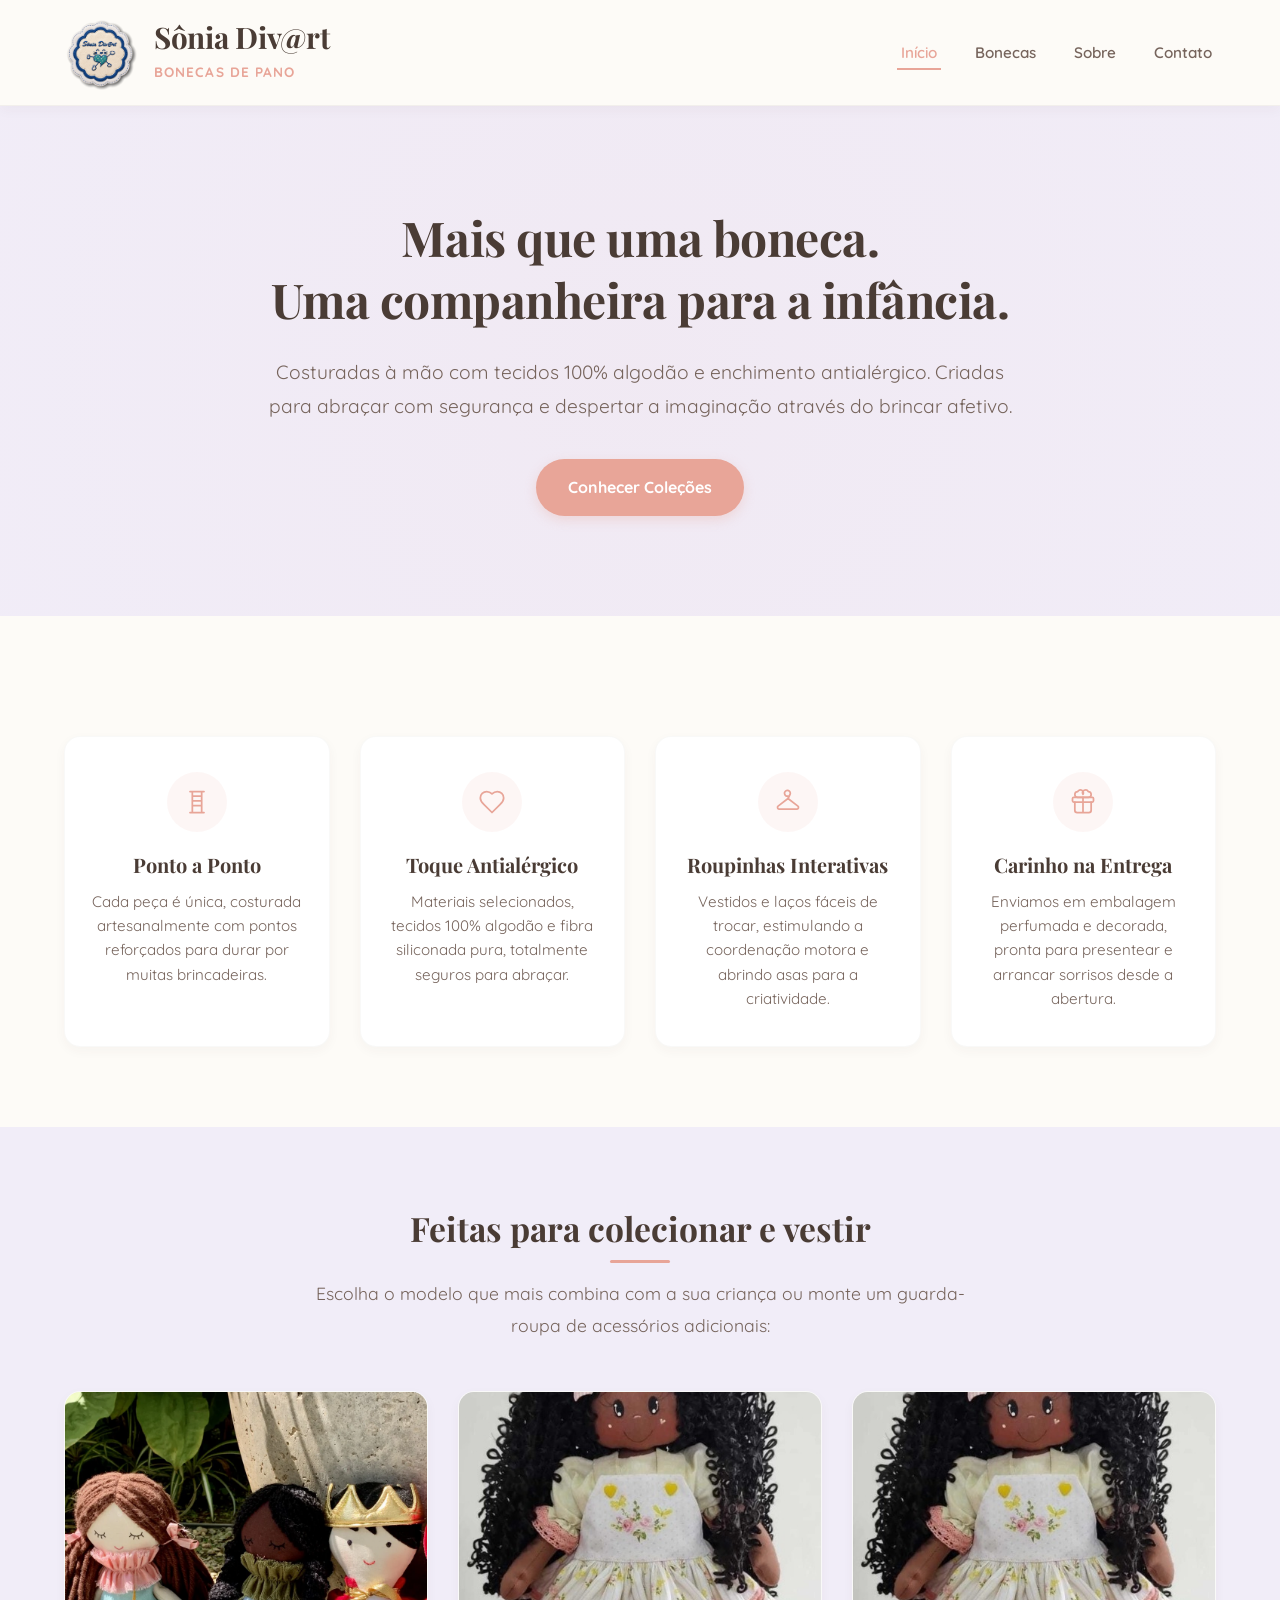
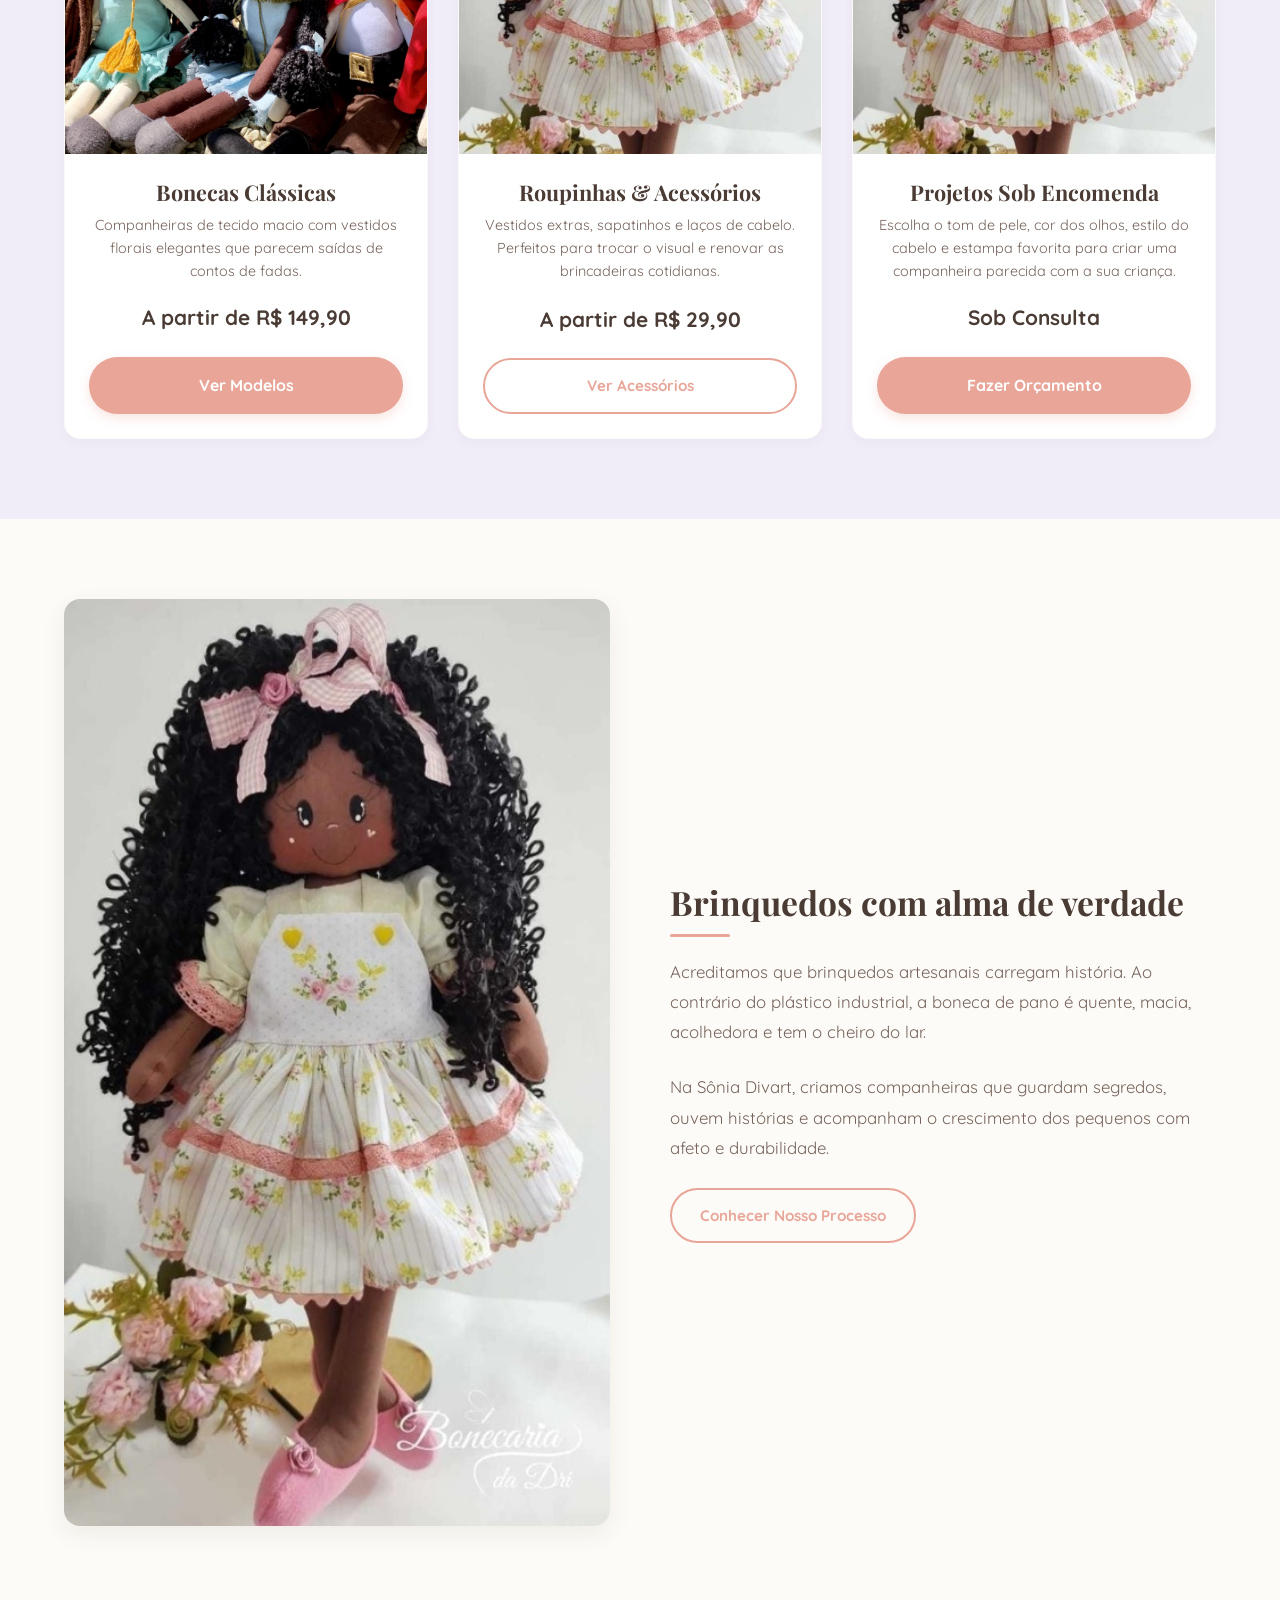
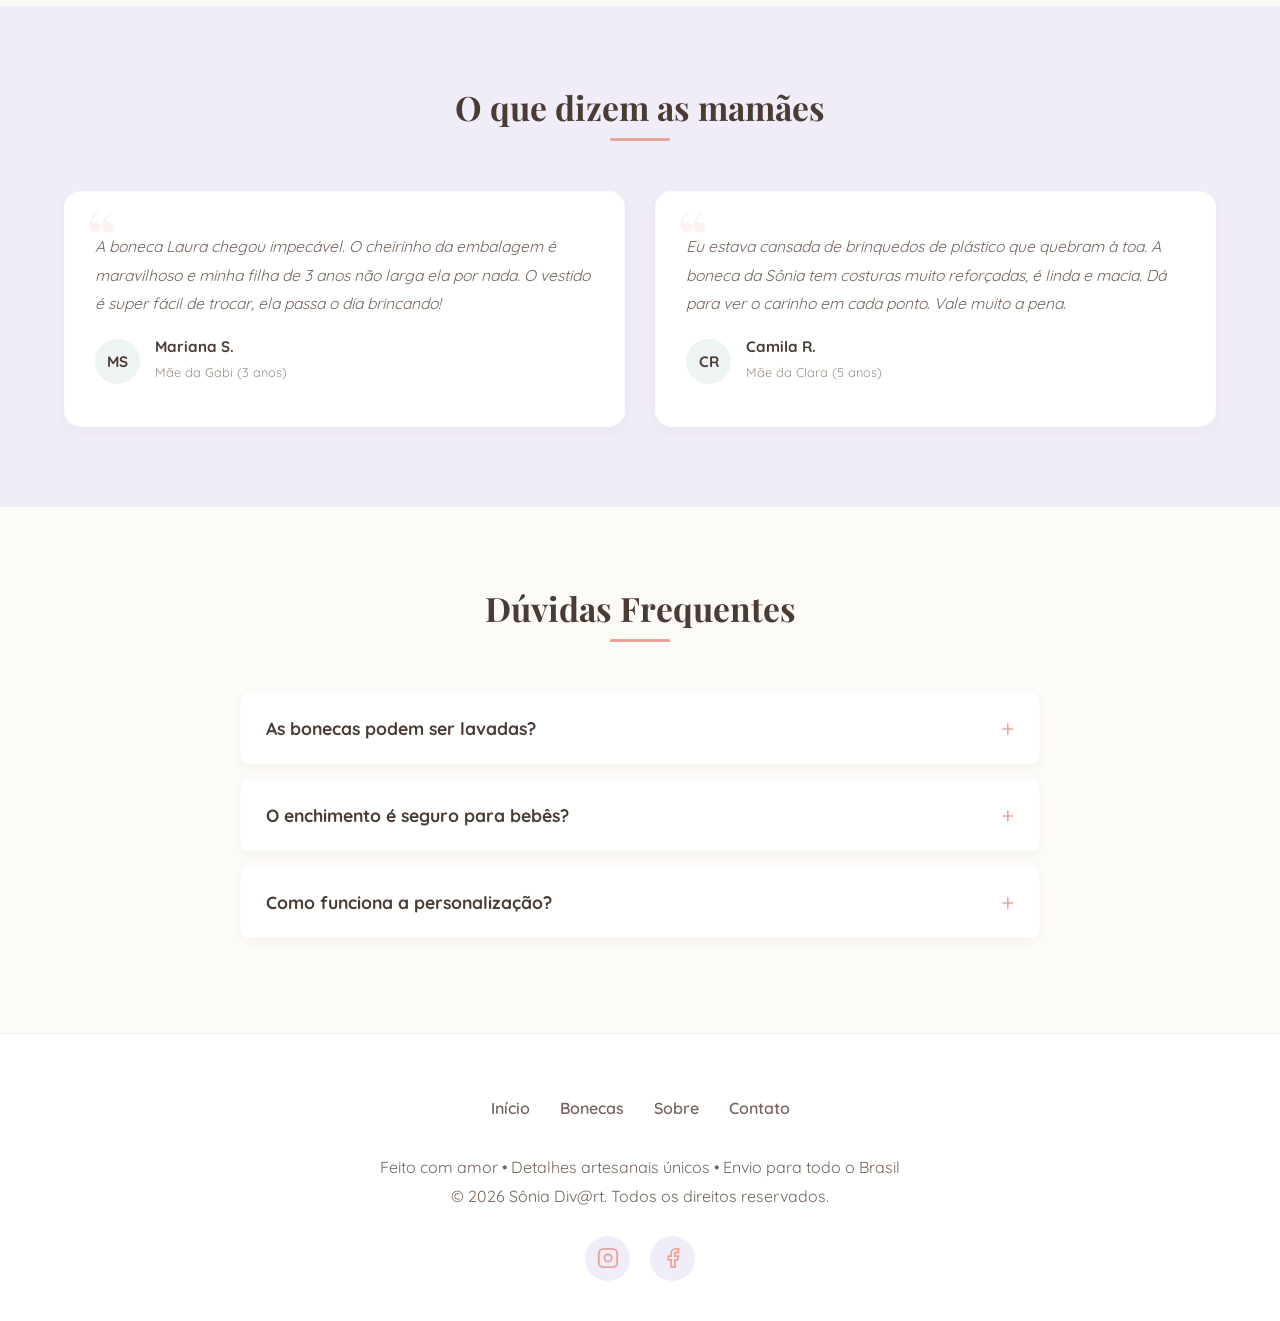
<file: index.html>
<!DOCTYPE html>
<html lang="pt-BR">
<head>
    <meta charset="UTF-8">
    <meta name="viewport" content="width=device-width, initial-scale=1.0">
    <title>Sônia Divart - Bonecas de Pano Artesanais</title>
    <!-- CSS Global -->
    <link rel="stylesheet" href="css/style.css">
    <!-- Google Fonts: Quicksand para corpo e Playfair Display para títulos -->
    <link href="https://fonts.googleapis.com/css2?family=Playfair+Display:ital,wght@0,400..700;1,400..700&family=Quicksand:wght@400;600;700&display=swap" rel="stylesheet">
    <!-- JS de Interações -->
    <script src="js/script.js" defer></script>
</head>
<body>

    <!-- Header dinâmico carregado via include.js -->
    <div id="header"></div>

    <main>
        <!-- 1. Hero Section -->
        <section class="hero-home">
            <div class="hero-home-conteudo container">
                <h1>Mais que uma boneca.<br>Uma companheira para a infância.</h1>
                <p>Costuradas à mão com tecidos 100% algodão e enchimento antialérgico. Criadas para abraçar com segurança e despertar a imaginação através do brincar afetivo.</p>
                <a href="bonecas.html" class="btn-principal">Conhecer Coleções</a>
            </div>
        </section>

        <!-- 2. Faixa de Diferenciais -->
        <section class="secao-padding">
            <div class="container">
                <div class="diferenciais-grid">
                    <!-- Diferencial 1: Costura Spool -->
                    <div class="diferencial-card">
                        <div class="diferencial-icone">
                            <svg viewBox="0 0 24 24" fill="none" stroke="currentColor" stroke-width="1.5" stroke-linecap="round" stroke-linejoin="round">
                                <path d="M6 3h12M6 21h12M8 3v18M16 3v18M8 7h8M8 11h8M8 15h8" />
                            </svg>
                        </div>
                        <h3>Ponto a Ponto</h3>
                        <p>Cada peça é única, costurada artesanalmente com pontos reforçados para durar por muitas brincadeiras.</p>
                    </div>
                    
                    <!-- Diferencial 2: Toque antialérgico -->
                    <div class="diferencial-card">
                        <div class="diferencial-icone">
                            <svg viewBox="0 0 24 24" fill="none" stroke="currentColor" stroke-width="1.5" stroke-linecap="round" stroke-linejoin="round">
                                <path d="M19 14c1.49-1.46 3-3.21 3-5.5A5.5 5.5 0 0 0 16.5 3c-1.76 0-3 .5-4.5 2-1.5-1.5-2.74-2-4.5-2A5.5 5.5 0 0 0 2 8.5c0 2.3 1.5 4.05 3 5.5l7 7Z" />
                            </svg>
                        </div>
                        <h3>Toque Antialérgico</h3>
                        <p>Materiais selecionados, tecidos 100% algodão e fibra siliconada pura, totalmente seguros para abraçar.</p>
                    </div>

                    <!-- Diferencial 3: Hanger -->
                    <div class="diferencial-card">
                        <div class="diferencial-icone">
                            <svg viewBox="0 0 24 24" fill="none" stroke="currentColor" stroke-width="1.5" stroke-linecap="round" stroke-linejoin="round">
                                <path d="M12 7a2.5 2.5 0 1 1 2-2.5c0 .5-.2 1-.5 1.5L12 9" />
                                <path d="M12 9 3.5 15.5a1.5 1.5 0 0 0 .5 2.5h16a1.5 1.5 0 0 0 .5-2.5L12 9z" />
                            </svg>
                        </div>
                        <h3>Roupinhas Interativas</h3>
                        <p>Vestidos e laços fáceis de trocar, estimulando a coordenação motora e abrindo asas para a criatividade.</p>
                    </div>

                    <!-- Diferencial 4: Embalagem / Gift -->
                    <div class="diferencial-card">
                        <div class="diferencial-icone">
                            <svg viewBox="0 0 24 24" fill="none" stroke="currentColor" stroke-width="1.5" stroke-linecap="round" stroke-linejoin="round">
                                <rect x="3" y="8" width="18" height="4" rx="1" />
                                <path d="M12 8v13M19 12v7a2 2 0 0 1-2 2H7a2 2 0 0 1-2-2v-7" />
                                <path d="M7.5 8a2.5 2.5 0 0 1 0-5A2.5 2.5 0 0 1 12 5.5a2.5 2.5 0 0 1 4.5-2.5 2.5 2.5 0 0 1 0 5z" />
                            </svg>
                        </div>
                        <h3>Carinho na Entrega</h3>
                        <p>Enviamos em embalagem perfumada e decorada, pronta para presentear e arrancar sorrisos desde a abertura.</p>
                    </div>
                </div>
            </div>
        </section>

        <!-- 3. Vitrine de Destaques (Coleções) -->
        <section id="produtos" class="secao-padding secao-alternada">
            <div class="container">
                <div class="secao-intro">
                    <h2>Feitas para colecionar e vestir</h2>
                    <p>Escolha o modelo que mais combina com a sua criança ou monte um guarda-roupa de acessórios adicionais:</p>
                </div>
                
                <div class="galeria-grid">
                    <!-- Card 1: Bonecas -->
                    <div class="card-produto">
                        <div class="card-img-wrapper">
                            <img src="image/bonecos_de_pano.jpg" alt="Coleção Alice - Bonecas Clássicas de Pano">
                        </div>
                        <div class="card-conteudo">
                            <h3>Bonecas Clássicas</h3>
                            <p>Companheiras de tecido macio com vestidos florais elegantes que parecem saídas de contos de fadas.</p>
                            <div class="card-preco">A partir de R$ 149,90</div>
                            <a href="bonecas.html" class="btn-principal">Ver Modelos</a>
                        </div>
                    </div>

                    <!-- Card 2: Roupinhas -->
                    <div class="card-produto">
                        <div class="card-img-wrapper">
                            <img src="image/maju-01.jpg" alt="Roupinhas e acessórios para bonecas">
                        </div>
                        <div class="card-conteudo">
                            <h3>Roupinhas & Acessórios</h3>
                            <p>Vestidos extras, sapatinhos e laços de cabelo. Perfeitos para trocar o visual e renovar as brincadeiras cotidianas.</p>
                            <div class="card-preco">A partir de R$ 29,90</div>
                            <a href="bonecas.html" class="btn-secundario">Ver Acessórios</a>
                        </div>
                    </div>

                    <!-- Card 3: Personalizados -->
                    <div class="card-produto">
                        <div class="card-img-wrapper">
                            <img src="image/maju-01.jpg" alt="Bonecas sob encomenda personalizadas">
                        </div>
                        <div class="card-conteudo">
                            <h3>Projetos Sob Encomenda</h3>
                            <p>Escolha o tom de pele, cor dos olhos, estilo do cabelo e estampa favorita para criar uma companheira parecida com a sua criança.</p>
                            <div class="card-preco">Sob Consulta</div>
                            <a href="contato.html" class="btn-principal">Fazer Orçamento</a>
                        </div>
                    </div>
                </div>
            </div>
        </section>

        <!-- 4. Nossa Essência (Teaser do Sobre) -->
        <section class="secao-padding">
            <div class="container">
                <div class="split-container">
                    <div class="split-imagem">
                        <img src="image/maju-01.jpg" alt="Mãos da artesã Sônia trabalhando em uma boneca">
                    </div>
                    <div class="split-conteudo">
                        <h2>Brinquedos com alma de verdade</h2>
                        <p>Acreditamos que brinquedos artesanais carregam história. Ao contrário do plástico industrial, a boneca de pano é quente, macia, acolhedora e tem o cheiro do lar.</p>
                        <p>Na Sônia Divart, criamos companheiras que guardam segredos, ouvem histórias e acompanham o crescimento dos pequenos com afeto e durabilidade.</p>
                        <a href="sobre.html" class="btn-secundario">Conhecer Nosso Processo</a>
                    </div>
                </div>
            </div>
        </section>

        <!-- 5. Depoimentos (Prova Social) -->
        <section class="secao-padding secao-alternada">
            <div class="container">
                <div class="secao-intro">
                    <h2>O que dizem as mamães</h2>
                </div>
                
                <div class="depoimentos-grid">
                    <!-- Depoimento 1 -->
                    <div class="depoimento-card">
                        <span class="depoimento-aspas">“</span>
                        <p class="depoimento-texto">A boneca Laura chegou impecável. O cheirinho da embalagem é maravilhoso e minha filha de 3 anos não larga ela por nada. O vestido é super fácil de trocar, ela passa o dia brincando!</p>
                        <div class="depoimento-autor">
                            <div class="depoimento-autor-iniciais">MS</div>
                            <div class="depoimento-autor-info">
                                <h4>Mariana S.</h4>
                                <span>Mãe da Gabi (3 anos)</span>
                            </div>
                        </div>
                    </div>

                    <!-- Depoimento 2 -->
                    <div class="depoimento-card">
                        <span class="depoimento-aspas">“</span>
                        <p class="depoimento-texto">Eu estava cansada de brinquedos de plástico que quebram à toa. A boneca da Sônia tem costuras muito reforçadas, é linda e macia. Dá para ver o carinho em cada ponto. Vale muito a pena.</p>
                        <div class="depoimento-autor">
                            <div class="depoimento-autor-iniciais">CR</div>
                            <div class="depoimento-autor-info">
                                <h4>Camila R.</h4>
                                <span>Mãe da Clara (5 anos)</span>
                            </div>
                        </div>
                    </div>
                </div>
            </div>
        </section>

        <!-- 6. FAQ (Dúvidas Frequentes) -->
        <section class="secao-padding">
            <div class="container">
                <div class="secao-intro">
                    <h2>Dúvidas Frequentes</h2>
                </div>

                <div class="faq-container">
                    <!-- Pergunta 1 -->
                    <div class="faq-item">
                        <button class="faq-pergunta" aria-expanded="false">
                            As bonecas podem ser lavadas?
                        </button>
                        <div class="faq-resposta">
                            <p>Sim! Como são feitas 100% de algodão com enchimento antialérgico, podem ser lavadas manualmente. Junto com a boneca, enviamos um guia com instruções passo a passo para que ela permaneça sempre limpa e cheirosa de forma segura.</p>
                        </div>
                    </div>

                    <!-- Pergunta 2 -->
                    <div class="faq-item">
                        <button class="faq-pergunta" aria-expanded="false">
                            O enchimento é seguro para bebês?
                        </button>
                        <div class="faq-resposta">
                            <p>Com certeza. O enchimento é de fibra siliconada virgem de alta qualidade, que é naturalmente antialérgica, antimofo e não junta poeira. Além disso, as bonecas clássicas não contam com botões ou partes pequenas coladas que possam se desprender, sendo ideais para qualquer idade.</p>
                        </div>
                    </div>

                    <!-- Pergunta 3 -->
                    <div class="faq-item">
                        <button class="faq-pergunta" aria-expanded="false">
                            Como funciona a personalização?
                        </button>
                        <div class="faq-resposta">
                            <p>Você pode escolher o tom de pele, cor dos olhos, tipo de cabelo (lã ou algodão) e estampas principais das roupinhas. Para encomendar uma boneca personalizada, basta clicar no botão de contato ou nos chamar no WhatsApp. Nós definimos todos os detalhes com você antes de começar a costurar.</p>
                        </div>
                    </div>
                </div>
            </div>
        </section>
    </main>

    <!-- Footer dinâmico carregado via include.js -->
    <div id="footer"></div>

    <!-- JS de inclusão dinâmica -->
    <script src="js/include.js"></script>
</body>
</html>
</file>
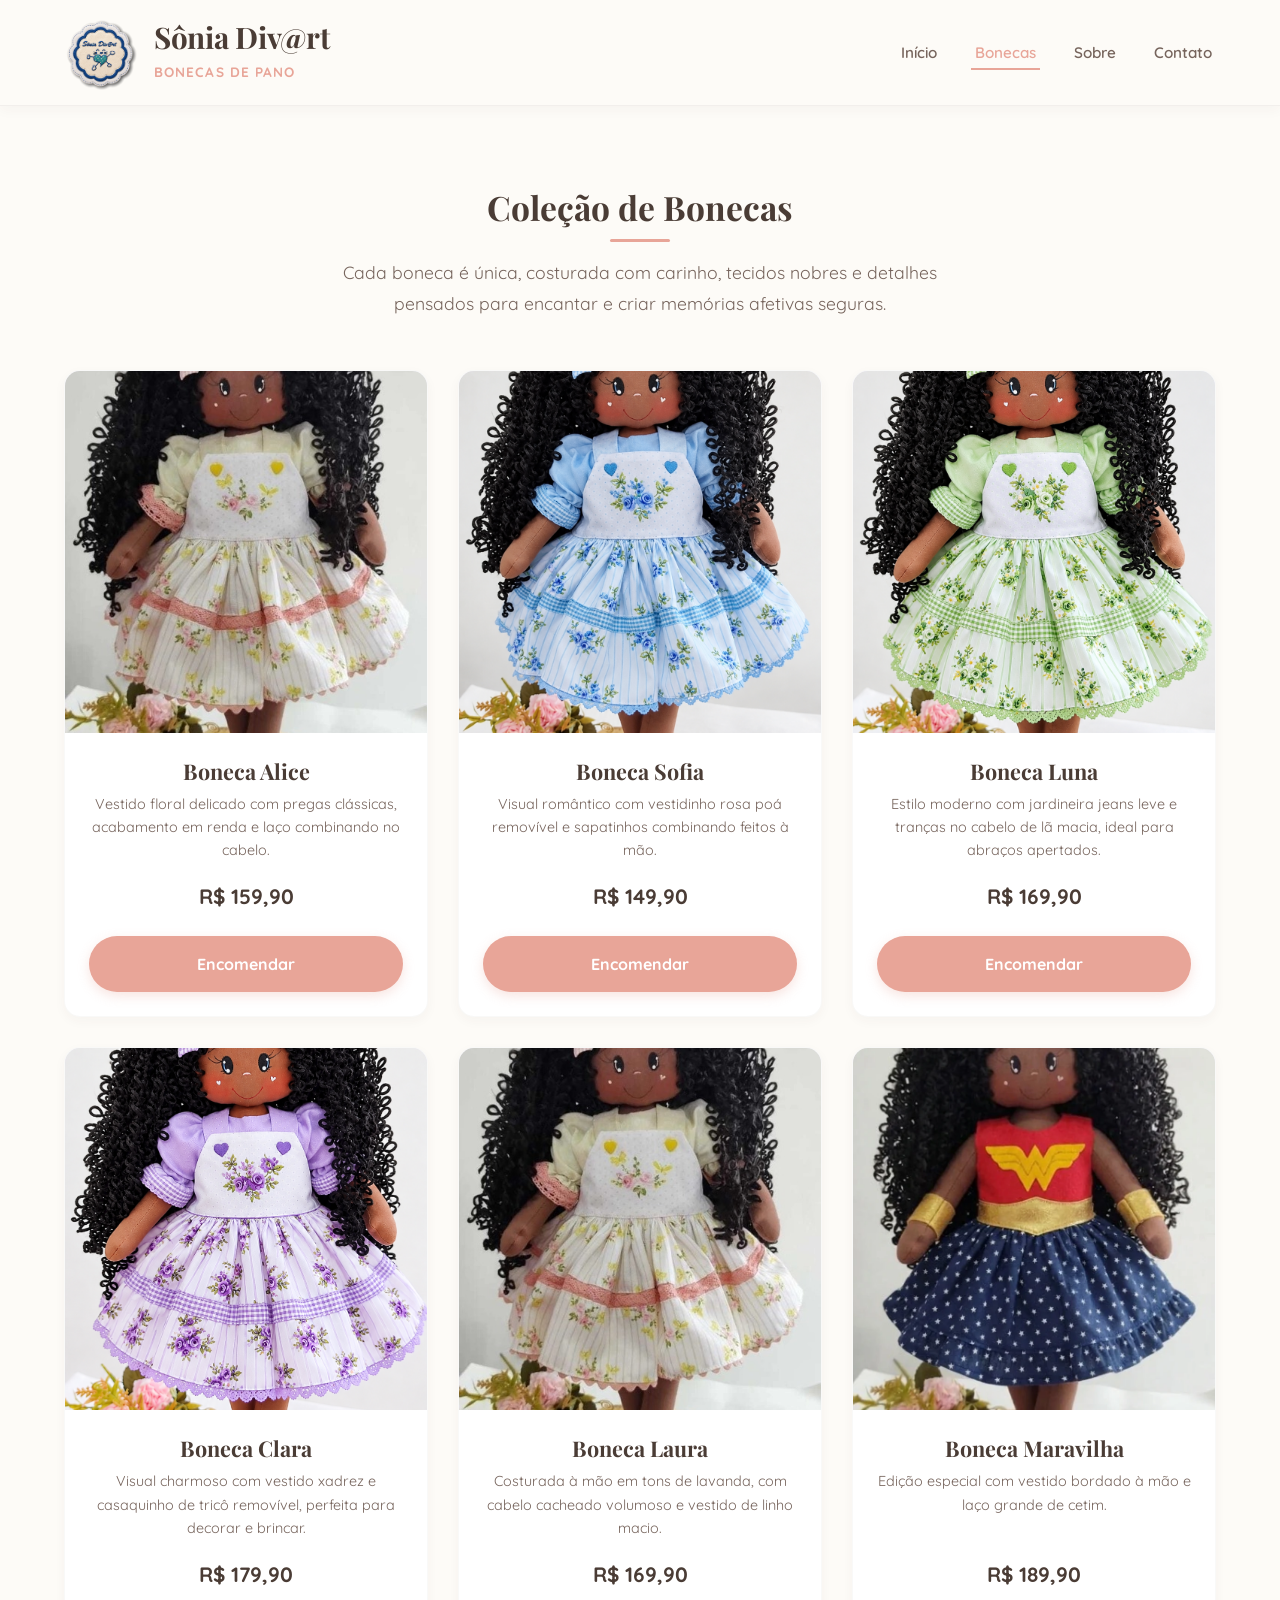
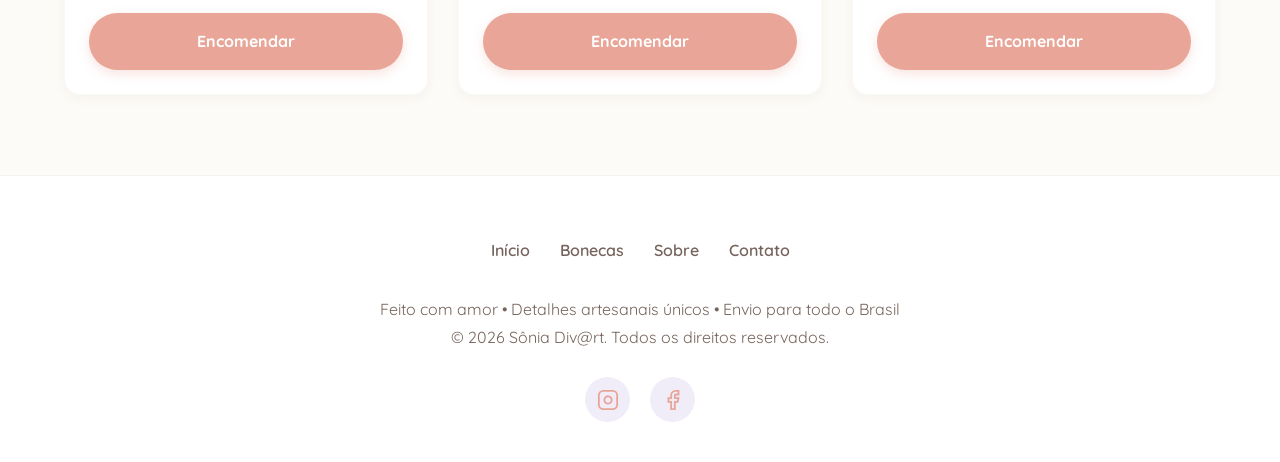
<file: bonecas.html>
<!DOCTYPE html>
<html lang="pt-BR">
<head>
    <meta charset="UTF-8">
    <meta name="viewport" content="width=device-width, initial-scale=1.0">
    <title>Sônia Divart - Coleção de Bonecas de Pano</title>
    <!-- CSS Global -->
    <link rel="stylesheet" href="css/style.css">
    <!-- Google Fonts -->
    <link href="https://fonts.googleapis.com/css2?family=Playfair+Display:ital,wght@0,400..700;1,400..700&family=Quicksand:wght@400;600;700&display=swap" rel="stylesheet">
    <!-- JS de Interações -->
    <script src="js/script.js" defer></script>
</head>
<body>

    <!-- Header dinâmico carregado via include.js -->
    <div id="header"></div>

    <main class="secao-padding">
        <div class="container">
            <div class="secao-intro">
                <h2>Coleção de Bonecas</h2>
                <p>Cada boneca é única, costurada com carinho, tecidos nobres e detalhes pensados para encantar e criar memórias afetivas seguras.</p>
            </div>

            <section id="produtos" class="galeria-grid">
                <!-- Card 1 -->
                <div class="card-produto">
                    <div class="card-img-wrapper">
                        <img src="image/maju-01.jpg" alt="Boneca Alice">
                    </div>
                    <div class="card-conteudo">
                        <h3>Boneca Alice</h3>
                        <p>Vestido floral delicado com pregas clássicas, acabamento em renda e laço combinando no cabelo.</p>
                        <div class="card-preco">R$ 159,90</div>
                        <a href="contato.html" class="btn-principal">Encomendar</a>
                    </div>
                </div>

                <!-- Card 2 -->
                <div class="card-produto">
                    <div class="card-img-wrapper">
                        <img src="image/sofia_01.png" alt="Boneca Sofia">
                    </div>
                    <div class="card-conteudo">
                        <h3>Boneca Sofia</h3>
                        <p>Visual romântico com vestidinho rosa poá removível e sapatinhos combinando feitos à mão.</p>
                        <div class="card-preco">R$ 149,90</div>
                        <a href="contato.html" class="btn-principal">Encomendar</a>
                    </div>
                </div>

                <!-- Card 3 -->
                <div class="card-produto">
                    <div class="card-img-wrapper">
                        <img src="image/luna_01.png" alt="Boneca Luna">
                    </div>
                    <div class="card-conteudo">
                        <h3>Boneca Luna</h3>
                        <p>Estilo moderno com jardineira jeans leve e tranças no cabelo de lã macia, ideal para abraços apertados.</p>
                        <div class="card-preco">R$ 169,90</div>
                        <a href="contato.html" class="btn-principal">Encomendar</a>
                    </div>
                </div>

                <!-- Card 4 -->
                <div class="card-produto">
                    <div class="card-img-wrapper">
                        <img src="image/Boneca de Pano Lavanda Encantadora.png" alt="Boneca Clara">
                    </div>
                    <div class="card-conteudo">
                        <h3>Boneca Clara</h3>
                        <p>Visual charmoso com vestido xadrez e casaquinho de tricô removível, perfeita para decorar e brincar.</p>
                        <div class="card-preco">R$ 179,90</div>
                        <a href="contato.html" class="btn-principal">Encomendar</a>
                    </div>
                </div>

                <!-- Card 5 -->
                <div class="card-produto">
                    <div class="card-img-wrapper">
                        <img src="image/maju-01.jpg" alt="Boneca Laura">
                    </div>
                    <div class="card-conteudo">
                        <h3>Boneca Laura</h3>
                        <p>Costurada à mão em tons de lavanda, com cabelo cacheado volumoso e vestido de linho macio.</p>
                        <div class="card-preco">R$ 169,90</div>
                        <a href="contato.html" class="btn-principal">Encomendar</a>
                    </div>
                </div>

                <!-- Card 6 -->
                <div class="card-produto">
                    <div class="card-img-wrapper">
                        <img src="image/maravilha.png" alt="Boneca Maravilha">
                    </div>
                    <div class="card-conteudo">
                        <h3>Boneca Maravilha</h3>
                        <p>Edição especial com vestido bordado à mão e laço grande de cetim.</p>
                        <div class="card-preco">R$ 189,90</div>
                        <a href="contato.html" class="btn-principal">Encomendar</a>
                    </div>
                </div>
            </section>
        </div>
    </main>

    <!-- Footer dinâmico carregado via include.js -->
    <div id="footer"></div>

    <!-- JS de inclusão dinâmica -->
    <script src="js/include.js"></script>
</body>
</html>
</file>
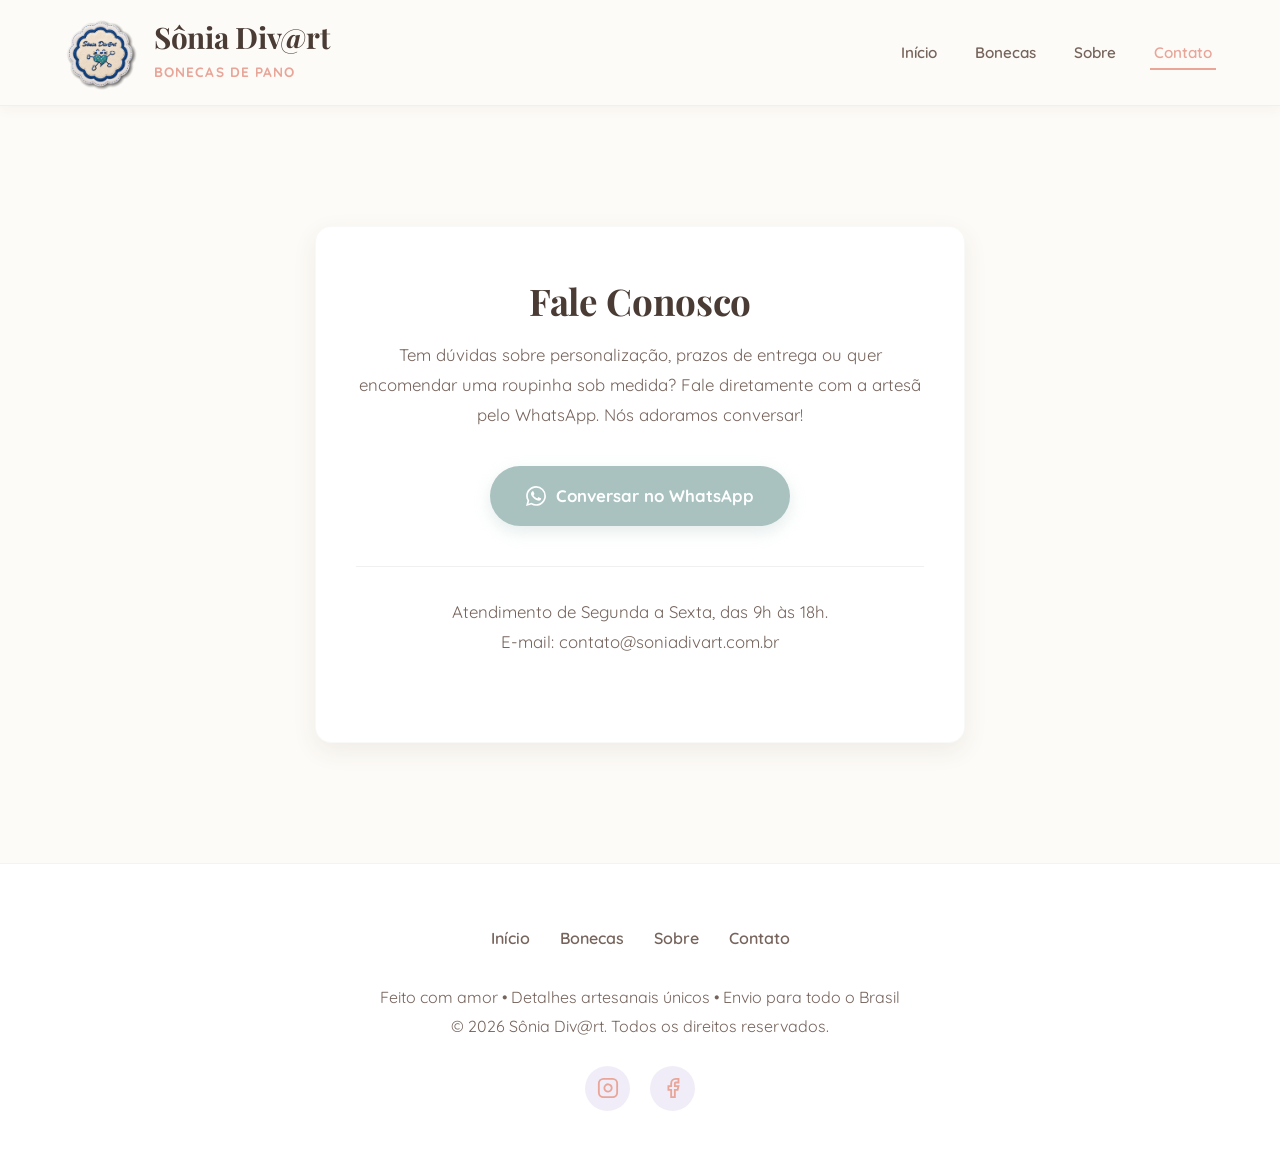
<file: contato.html>
<!DOCTYPE html>
<html lang="pt-BR">
<head>
    <meta charset="UTF-8">
    <meta name="viewport" content="width=device-width, initial-scale=1.0">
    <title>Sônia Divart - Fale Conosco</title>
    <!-- CSS Global -->
    <link rel="stylesheet" href="css/style.css">
    <!-- Google Fonts -->
    <link href="https://fonts.googleapis.com/css2?family=Playfair+Display:ital,wght@0,400..700;1,400..700&family=Quicksand:wght@400;600;700&display=swap" rel="stylesheet">
    <!-- JS de Interações -->
    <script src="js/script.js" defer></script>
</head>
<body>

    <!-- Header dinâmico carregado via include.js -->
    <div id="header"></div>

    <main class="secao-padding">
        <div class="container">
            <section class="card-contato">
                <h1>Fale Conosco</h1>
                <p>Tem dúvidas sobre personalização, prazos de entrega ou quer encomendar uma roupinha sob medida? Fale diretamente com a artesã pelo WhatsApp. Nós adoramos conversar!</p>
                
                <a href="https://wa.me/seu-numero" class="btn-whatsapp" target="_blank">
                    <svg viewBox="0 0 24 24" width="20" height="20">
                        <path d="M17.472 14.382c-.297-.149-1.758-.867-2.03-.967-.273-.099-.471-.148-.67.15-.197.297-.767.966-.94 1.164-.173.199-.347.223-.644.075-.297-.15-1.255-.463-2.39-1.475-.883-.788-1.48-1.761-1.653-2.059-.173-.297-.018-.458.13-.606.134-.133.298-.347.446-.52.149-.174.198-.298.298-.497.099-.198.05-.371-.025-.52-.075-.149-.669-1.612-.916-2.207-.242-.579-.487-.5-.669-.51-.173-.008-.371-.01-.57-.01-.198 0-.52.074-.792.372-.272.297-1.04 1.016-1.04 2.479 0 1.462 1.065 2.875 1.213 3.074.149.198 2.096 3.2 5.077 4.487.709.306 1.262.489 1.694.625.712.227 1.36.195 1.871.118.571-.085 1.758-.719 2.006-1.413.248-.694.248-1.289.173-1.413-.074-.124-.272-.198-.57-.347m-5.421 7.403h-.004a9.87 9.87 0 01-5.031-1.378l-.361-.214-3.741.982.998-3.648-.235-.374a9.86 9.86 0 01-1.51-5.26c.001-5.45 4.436-9.884 9.888-9.884 2.64 0 5.122 1.03 6.988 2.898a9.825 9.825 0 012.893 6.994c-.003 5.45-4.437 9.884-9.885 9.884m8.413-18.297A11.815 11.815 0 0012.05 0C5.495 0 .16 5.335.157 11.892c0 2.096.547 4.142 1.588 5.945L0 24l6.335-1.662c1.746.953 3.71 1.455 5.703 1.456h.004c6.554 0 11.89-5.335 11.893-11.893a11.821 11.821 0 00-3.48-8.413z" fill="currentColor"/>
                    </svg>
                    Conversar no WhatsApp
                </a>

                <div class="contato-detalhes">
                    <p>Atendimento de Segunda a Sexta, das 9h às 18h.<br>
                    E-mail: contato@soniadivart.com.br</p>
                </div>
            </section>
        </div>
    </main>

    <!-- Footer dinâmico carregado via include.js -->
    <div id="footer"></div>

    <!-- JS de inclusão dinâmica -->
    <script src="js/include.js"></script>
</body>
</html>
</file>
<file: css/style.css>
/* ==========================================================================
   Design System & Variáveis Globais (Sônia Divart)
   ========================================================================== */
:root {
    /* Paleta de Cores Pastel Premium */
    --bg-primary: #FDFBF7;       /* Cotton Cream - Off-white acolhedor */
    --bg-secondary: #f1edf8;     /* Soft Blush - Tom mais escuro para seções */
    --text-primary: #4A3C35;     /* Chocolate Truffle - Marrom escuro legível */
    --text-secondary: #76645C;   /* Muted Taupe - Marrom médio */
    --text-light: #9E8E87;       /* Light Taupe - Marrom muito suave */
    
    --color-primary: #E8A598;    /* Dusty Rose - Rosa quartzo clássico */
    --color-primary-hover: #D48E81;
    --color-secondary: #A9C2C0;  /* Sage Green - Verde sálvia / Azul serenity */
    --color-secondary-hover: #92B1AF;
    --color-white: #FFFFFF;
    
    /* Fontes */
    --font-heading: 'Playfair Display', serif;
    --font-body: 'Quicksand', sans-serif;
    
    /* Sombras e Efeitos */
    --shadow-sm: 0 4px 12px rgba(74, 60, 53, 0.04);
    --shadow-md: 0 8px 24px rgba(74, 60, 53, 0.08);
    --shadow-lg: 0 16px 36px rgba(74, 60, 53, 0.12);
    --transition-smooth: all 0.3s cubic-bezier(0.25, 0.8, 0.25, 1);
    --border-radius-sm: 8px;
    --border-radius-md: 16px;
    --border-radius-lg: 30px;
}
/* Reset básico */
* {
    margin: 0;
    padding: 0;
    box-sizing: border-box;
}

html {
    scroll-behavior: smooth;
}

body {
    background-color: var(--bg-primary);
    color: var(--text-primary);
    font-family: var(--font-body);
    font-size: 16px;
    line-height: 1.8;
    -webkit-font-smoothing: antialiased;
}

/* ==========================================================================
   Tipografia e Títulos
   ========================================================================== */
h1, h2, h3, h4 {
    font-family: var(--font-heading);
    font-weight: 700;
    line-height: 1.3;
    color: var(--text-primary);
}

h1 {
    font-size: 2.5rem;
    letter-spacing: -0.01em;
}

h2 {
    font-size: 2.1rem;
    text-align: center;
    margin-bottom: 15px;
    position: relative;
    padding-bottom: 12px;
}

/* Linha decorativa abaixo de H2 */
h2::after {
    content: '';
    position: absolute;
    bottom: 0;
    left: 50%;
    transform: translateX(-50%);
    width: 60px;
    height: 3px;
    background-color: var(--color-primary);
    border-radius: 2px;
}

h3 {
    font-size: 1.4rem;
}

p {
    font-size: 1rem;
    color: var(--text-secondary);
}

a {
    text-decoration: none;
    color: inherit;
    transition: var(--transition-smooth);
}

/* ==========================================================================
   Componentes de Layout Comuns (Container)
   ========================================================================== */
.container {
    max-width: 1200px;
    margin: 0 auto;
    padding: 0 24px;
}

.secao-padding {
    padding: 80px 0;
}

.secao-alternada {
    background-color: var(--bg-secondary);
}

/* ==========================================================================
   Header & Navegação
   ========================================================================== */
.cabecalho {
    background-color: var(--bg-primary);
    border-bottom: 1px solid rgba(74, 60, 53, 0.06);
    position: sticky;
    top: 0;
    z-index: 1000;
    padding: 15px 0;
    box-shadow: var(--shadow-sm);
}

.cabecalho-container {
    display: flex;
    justify-content: space-between;
    align-items: center;
    max-width: 1200px;
    margin: 0 auto;
    padding: 0 24px;
}

.logo-link {
    display: flex;
    align-items: center;
    gap: 15px;
}

.logo-img {
    height: 75px;
    width: auto;
    object-fit: contain;
    transition: var(--transition-smooth);
}

.logo-link:hover .logo-img {
    transform: scale(1.05);
}

.logo-texto {
    font-family: var(--font-heading);
    font-size: 1.85rem;
    font-weight: 700;
    color: var(--text-primary);
    line-height: 1.1;
    letter-spacing: -0.01em;
}

.logo-subtitulo {
    font-size: 0.85rem;
    color: var(--color-primary); /* Rosa para dar destaque sutil e fofo */
    display: block;
    font-family: var(--font-body);
    font-weight: 700;
    letter-spacing: 0.08em;
    text-transform: uppercase;
    margin-top: 2px;
}

.menu {
    display: flex;
    gap: 30px;
    list-style: none;
    align-items: center;
}

.menu-link {
    font-weight: 600;
    font-size: 0.95rem;
    color: var(--text-secondary);
    padding: 8px 4px;
    position: relative;
}

.menu-link:hover,
.menu-link.active {
    color: var(--color-primary);
}

/* Efeito underline sob o link ativo/hover */
.menu-link::after {
    content: '';
    position: absolute;
    width: 0;
    height: 2px;
    bottom: 0;
    left: 0;
    background-color: var(--color-primary);
    transition: var(--transition-smooth);
}

.menu-link:hover::after,
.menu-link.active::after {
    width: 100%;
}

/* ==========================================================================
   Botões Modernos (CTA)
   ========================================================================== */
.btn-principal {
    display: inline-block;
    background-color: var(--color-primary);
    color: var(--color-white);
    padding: 14px 32px;
    font-weight: 700;
    font-size: 1rem;
    border-radius: var(--border-radius-lg);
    box-shadow: 0 4px 12px rgba(232, 165, 152, 0.3);
    transition: var(--transition-smooth);
    border: none;
    cursor: pointer;
}

.btn-principal:hover {
    background-color: var(--color-primary-hover);
    transform: translateY(-2px);
    box-shadow: 0 6px 20px rgba(232, 165, 152, 0.45);
}

.btn-secundario {
    display: inline-block;
    background-color: transparent;
    color: var(--color-primary);
    border: 2px solid var(--color-primary);
    padding: 12px 28px;
    font-weight: 700;
    font-size: 0.95rem;
    border-radius: var(--border-radius-lg);
    transition: var(--transition-smooth);
    cursor: pointer;
}

.btn-secundario:hover {
    background-color: var(--color-primary);
    color: var(--color-white);
    transform: translateY(-2px);
}

.btn-whatsapp {
    display: inline-flex;
    align-items: center;
    gap: 10px;
    background-color: var(--color-secondary);
    color: var(--color-white);
    padding: 15px 36px;
    font-weight: 700;
    font-size: 1.05rem;
    border-radius: var(--border-radius-lg);
    box-shadow: 0 6px 16px rgba(169, 194, 192, 0.3);
    transition: var(--transition-smooth);
}

.btn-whatsapp:hover {
    background-color: var(--color-secondary-hover);
    transform: translateY(-2px);
    box-shadow: 0 8px 24px rgba(169, 194, 192, 0.45);
}

.btn-whatsapp svg {
    fill: currentColor;
    width: 20px;
    height: 20px;
}

/* ==========================================================================
   Seção Hero (Home)
   ========================================================================== */
.hero-home {
    background-color: var(--bg-secondary);
    padding: 100px 0;
    text-align: center;
    position: relative;
    overflow: hidden;
}

/* Delicado detalhe de fundo em degradê */
.hero-home::before {
    content: '';
    position: absolute;
    top: -50%;
    left: -50%;
    width: 200%;
    height: 200%;
    background: radial-gradient(circle, rgba(232, 165, 152, 0.05) 0%, rgba(253, 251, 247, 0) 60%);
    pointer-events: none;
}

.hero-home-conteudo {
    max-width: 800px;
    margin: 0 auto;
    position: relative;
    z-index: 2;
}

.hero-home h1 {
    font-size: 3rem;
    margin-bottom: 24px;
    color: var(--text-primary);
}

.hero-home p {
    font-size: 1.2rem;
    line-height: 1.8;
    margin-bottom: 35px;
    color: var(--text-secondary);
}

/* ==========================================================================
   Faixa de Diferenciais
   ========================================================================== */
.diferenciais-grid {
    display: grid;
    grid-template-columns: repeat(auto-fit, minmax(240px, 1fr));
    gap: 30px;
    margin-top: 40px;
}

.diferencial-card {
    background-color: var(--color-white);
    padding: 35px 25px;
    border-radius: var(--border-radius-md);
    box-shadow: var(--shadow-sm);
    text-align: center;
    transition: var(--transition-smooth);
    border: 1px solid rgba(74, 60, 53, 0.03);
}

.diferencial-card:hover {
    transform: translateY(-5px);
    box-shadow: var(--shadow-md);
}

.diferencial-icone {
    display: inline-flex;
    justify-content: center;
    align-items: center;
    width: 60px;
    height: 60px;
    background-color: rgba(232, 165, 152, 0.1);
    border-radius: 50%;
    margin-bottom: 20px;
    color: var(--color-primary);
}

.diferencial-icone svg {
    width: 28px;
    height: 28px;
    stroke: currentColor;
    stroke-width: 1.5;
    fill: none;
}

.diferencial-card h3 {
    font-size: 1.25rem;
    margin-bottom: 12px;
}

.diferencial-card p {
    font-size: 0.95rem;
    line-height: 1.6;
}

/* ==========================================================================
   Vitrine de Produtos / Galeria
   ========================================================================== */
.secao-intro {
    text-align: center;
    max-width: 650px;
    margin: 0 auto 50px auto;
}

.secao-intro p {
    font-size: 1.1rem;
    margin-top: 10px;
}

.galeria-grid {
    display: grid;
    grid-template-columns: repeat(auto-fit, minmax(280px, 1fr));
    gap: 30px;
}

.card-produto {
    background-color: var(--color-white);
    border-radius: var(--border-radius-md);
    overflow: hidden;
    box-shadow: var(--shadow-sm);
    transition: var(--transition-smooth);
    border: 1px solid rgba(74, 60, 53, 0.03);
    display: flex;
    flex-direction: column;
}

.card-produto:hover {
    transform: translateY(-8px);
    box-shadow: var(--shadow-lg);
}

.card-img-wrapper {
    position: relative;
    width: 100%;
    padding-top: 100%; /* Proporção quadrada 1:1 */
    overflow: hidden;
    background-color: var(--bg-secondary);
}

.card-img-wrapper img {
    position: absolute;
    top: 0;
    left: 0;
    width: 100%;
    height: 100%;
    object-fit: cover;
    transition: var(--transition-smooth);
}

.card-produto:hover .card-img-wrapper img {
    transform: scale(1.05);
}

.card-conteudo {
    padding: 24px;
    text-align: center;
    display: flex;
    flex-direction: column;
    flex-grow: 1;
}

.card-conteudo h3 {
    font-size: 1.35rem;
    margin-bottom: 8px;
}

.card-conteudo p {
    font-size: 0.9rem;
    margin-bottom: 16px;
    line-height: 1.6;
    flex-grow: 1;
}

.card-preco {
    font-size: 1.3rem;
    font-weight: 700;
    color: var(--text-primary);
    margin-bottom: 20px;
}

/* ==========================================================================
   Seção Teaser / Nossa Essência
   ========================================================================== */
.split-container {
    display: flex;
    align-items: center;
    gap: 60px;
}

.split-imagem {
    flex: 1;
}

.split-imagem img {
    width: 100%;
    height: auto;
    border-radius: var(--border-radius-md);
    box-shadow: var(--shadow-md);
    display: block;
}

.split-conteudo {
    flex: 1;
}

.split-conteudo h2 {
    text-align: left;
    margin-bottom: 20px;
    padding-bottom: 12px;
}

.split-conteudo h2::after {
    left: 30px;
}

.split-conteudo p {
    font-size: 1.05rem;
    margin-bottom: 25px;
}

/* ==========================================================================
   Seção Depoimentos (Prova Social)
   ========================================================================== */
.depoimentos-grid {
    display: grid;
    grid-template-columns: repeat(auto-fit, minmax(300px, 1fr));
    gap: 30px;
    margin-top: 40px;
}

.depoimento-card {
    background-color: var(--color-white);
    padding: 40px 30px;
    border-radius: var(--border-radius-md);
    box-shadow: var(--shadow-sm);
    position: relative;
    border: 1px solid rgba(74, 60, 53, 0.02);
}

.depoimento-aspas {
    font-family: var(--font-heading);
    font-size: 5rem;
    color: rgba(232, 165, 152, 0.15);
    position: absolute;
    top: 5px;
    left: 20px;
    line-height: 1;
}

.depoimento-texto {
    font-size: 0.98rem;
    font-style: italic;
    margin-bottom: 20px;
    position: relative;
    z-index: 2;
    color: var(--text-secondary);
}

.depoimento-autor {
    display: flex;
    align-items: center;
    gap: 15px;
}

.depoimento-autor-iniciais {
    width: 45px;
    height: 45px;
    background-color: rgba(169, 194, 192, 0.2);
    color: var(--text-primary);
    border-radius: 50%;
    display: flex;
    align-items: center;
    justify-content: center;
    font-weight: 700;
    font-size: 0.95rem;
}

.depoimento-autor-info h4 {
    font-family: var(--font-body);
    font-size: 0.95rem;
    font-weight: 700;
}

.depoimento-autor-info span {
    font-size: 0.8rem;
    color: var(--text-light);
}

/* ==========================================================================
   Seção FAQ (Dúvidas Frequentes)
   ========================================================================== */
.faq-container {
    max-width: 800px;
    margin: 40px auto 0 auto;
}

.faq-item {
    background-color: var(--color-white);
    border-radius: var(--border-radius-sm);
    margin-bottom: 15px;
    box-shadow: var(--shadow-sm);
    overflow: hidden;
    border: 1px solid rgba(74, 60, 53, 0.02);
    transition: var(--transition-smooth);
}

.faq-item:hover {
    box-shadow: var(--shadow-md);
}

.faq-pergunta {
    width: 100%;
    padding: 20px 25px;
    background: none;
    border: none;
    text-align: left;
    font-family: var(--font-body);
    font-weight: 700;
    font-size: 1.1rem;
    color: var(--text-primary);
    cursor: pointer;
    display: flex;
    justify-content: space-between;
    align-items: center;
}

.faq-pergunta::after {
    content: '+';
    font-size: 1.5rem;
    color: var(--color-primary);
    font-weight: 400;
    transition: var(--transition-smooth);
}

.faq-item.active .faq-pergunta::after {
    content: '-';
    transform: rotate(180deg);
}

.faq-resposta {
    max-height: 0;
    overflow: hidden;
    transition: max-height 0.3s cubic-bezier(0, 1, 0, 1);
    padding: 0 25px;
}

.faq-item.active .faq-resposta {
    max-height: 1000px; /* Grande o suficiente para o conteúdo */
    padding: 0 25px 24px 25px;
    transition: max-height 0.3s cubic-bezier(1, 0, 1, 0);
}

.faq-resposta p {
    font-size: 0.95rem;
    color: var(--text-secondary);
}

/* ==========================================================================
   Contato (Página Independente e Blocos)
   ========================================================================== */
.card-contato {
    background-color: var(--color-white);
    border-radius: var(--border-radius-md);
    box-shadow: var(--shadow-md);
    max-width: 650px;
    margin: 40px auto;
    padding: 50px 40px;
    text-align: center;
    border: 1px solid rgba(74, 60, 53, 0.03);
}

.card-contato h1 {
    font-size: 2.3rem;
    margin-bottom: 15px;
}

.card-contato p {
    margin-bottom: 35px;
    font-size: 1.05rem;
}

.contato-detalhes {
    margin-top: 40px;
    padding-top: 30px;
    border-top: 1px solid rgba(74, 60, 53, 0.08);
    font-size: 0.95rem;
    color: var(--text-secondary);
}

/* ==========================================================================
   Sobre (Passos / Linha do Tempo)
   ========================================================================== */
.linha-tempo {
    max-width: 1000px;
    margin: 50px auto 0 auto;
}

.passo-processo {
    display: flex;
    align-items: center;
    gap: 60px;
    margin-bottom: 80px;
}

.passo-processo:nth-child(even) {
    flex-direction: row-reverse;
}

.passo-imagem {
    flex: 1;
    max-width: 480px;
}

.passo-imagem img {
    width: 100%;
    height: 350px;
    object-fit: cover;
    border-radius: var(--border-radius-md);
    box-shadow: var(--shadow-md);
}

.passo-conteudo {
    flex: 1;
}

.passo-numero {
    font-family: var(--font-heading);
    font-size: 1.5rem;
    color: var(--color-primary);
    margin-bottom: 8px;
    font-style: italic;
}

.passo-conteudo h3 {
    font-size: 1.8rem;
    margin-bottom: 15px;
}

.passo-conteudo p {
    font-size: 1rem;
    line-height: 1.7;
}

/* ==========================================================================
   Rodapé (Footer)
   ========================================================================== */
.rodape {
    background-color: var(--color-white);
    border-top: 1px solid rgba(74, 60, 53, 0.06);
    padding: 60px 0 40px 0;
    text-align: center;
}

.rodape-links {
    display: flex;
    justify-content: center;
    gap: 30px;
    margin-bottom: 30px;
    list-style: none;
}

.rodape-links a {
    font-weight: 600;
    color: var(--text-secondary);
}

.rodape-links a:hover {
    color: var(--color-primary);
}

.rodape-info {
    font-size: 0.9rem;
    color: var(--text-light);
    margin-bottom: 25px;
}

.rodape-redes {
    display: flex;
    justify-content: center;
    gap: 20px;
}

.redes-link {
    display: inline-flex;
    justify-content: center;
    align-items: center;
    width: 45px;
    height: 45px;
    border-radius: 50%;
    background-color: var(--bg-secondary);
    color: var(--color-primary);
    transition: var(--transition-smooth);
}

.redes-link:hover {
    background-color: var(--color-primary);
    color: var(--color-white);
    transform: translateY(-3px);
}

.redes-link svg {
    width: 22px;
    height: 22px;
    fill: currentColor;
}

/* ==========================================================================
   Responsividade (Mídia Queries)
   ========================================================================== */
@media (max-width: 992px) {
    h1 {
        font-size: 2.2rem;
    }
    .hero-home h1 {
        font-size: 2.5rem;
    }
    .split-container {
        flex-direction: column;
        gap: 40px;
    }
    .split-conteudo h2 {
        text-align: center;
    }
    .split-conteudo h2::after {
        left: 50%;
    }
}

@media (max-width: 768px) {
    .cabecalho-container {
        flex-direction: column;
        gap: 15px;
        text-align: center;
    }
    .menu {
        gap: 15px;
        flex-wrap: wrap;
        justify-content: center;
    }
    .secao-padding {
        padding: 50px 0;
    }
    .passo-processo,
    .passo-processo:nth-child(even) {
        flex-direction: column;
        gap: 30px;
    }
    .passo-imagem {
        max-width: 100%;
    }
    .passo-imagem img {
        height: 260px;
    }
    .rodape-links {
        flex-direction: column;
        gap: 15px;
    }
}
</file>
